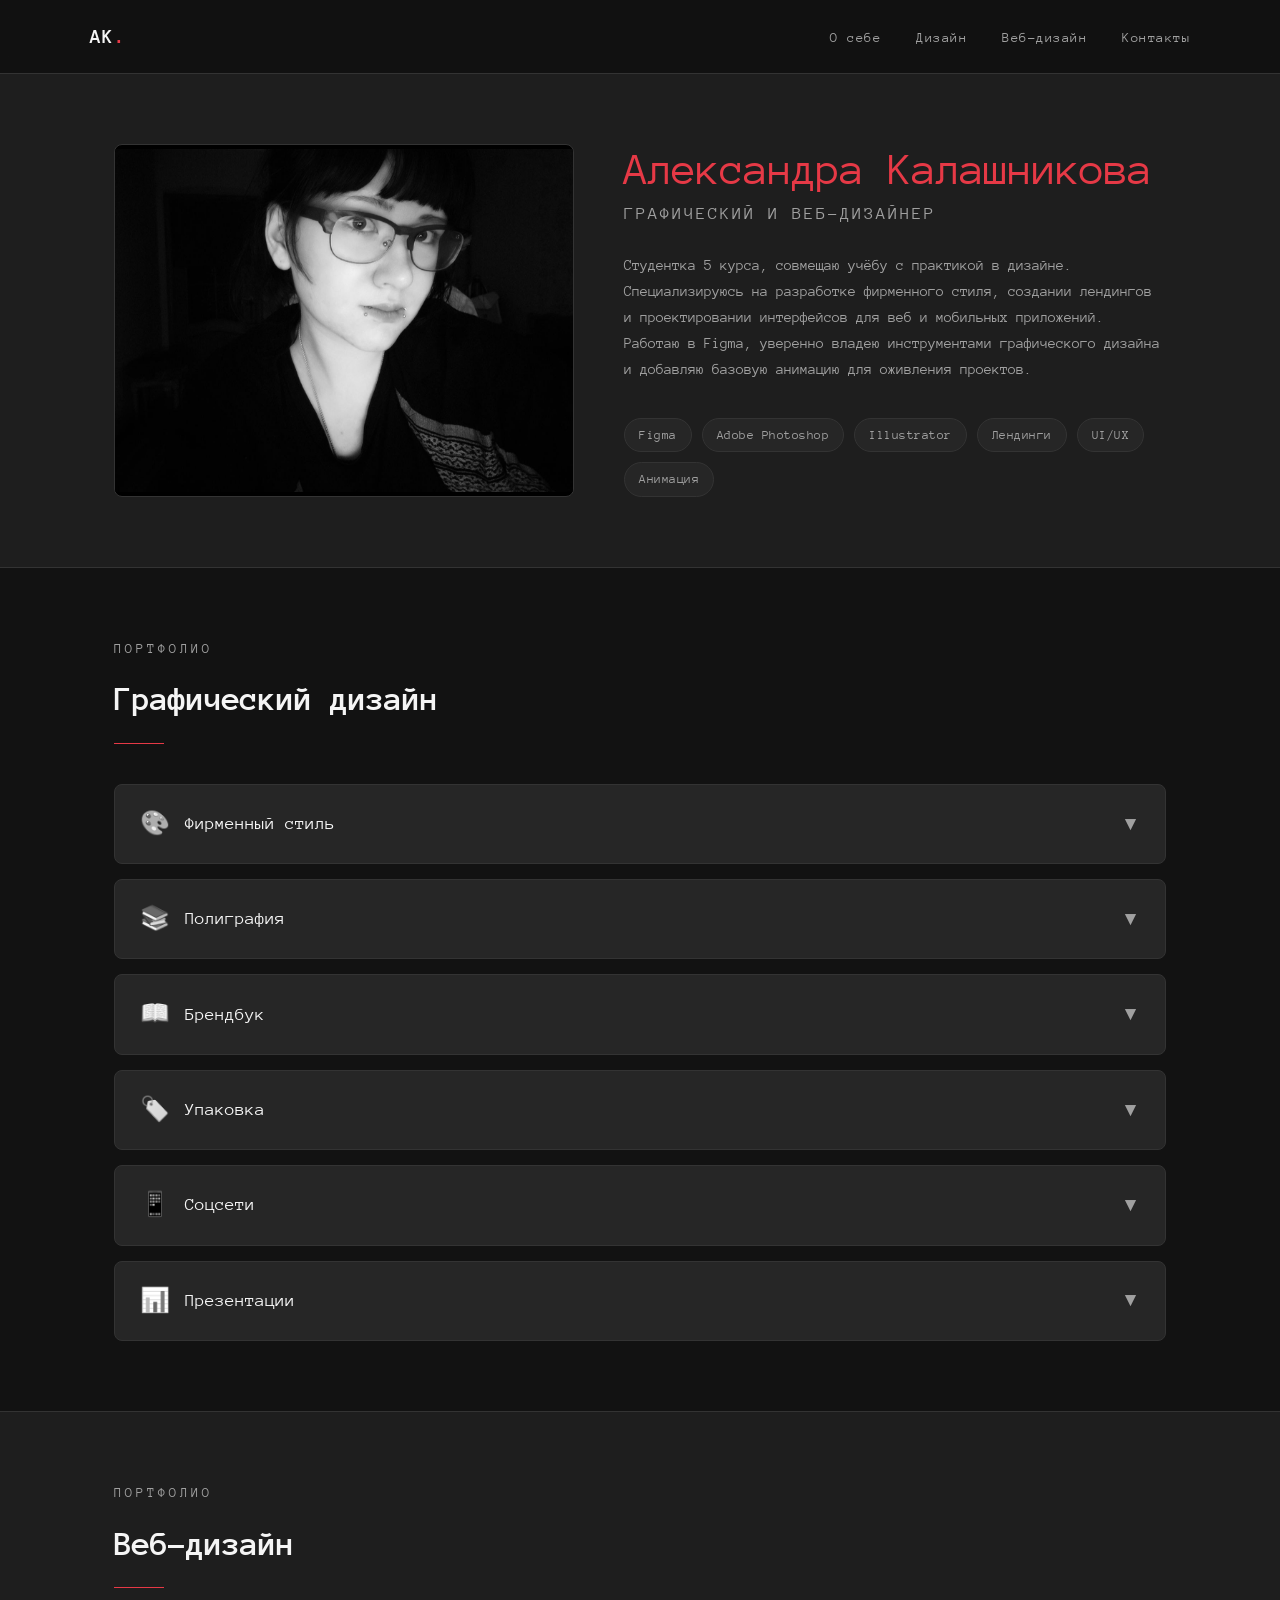
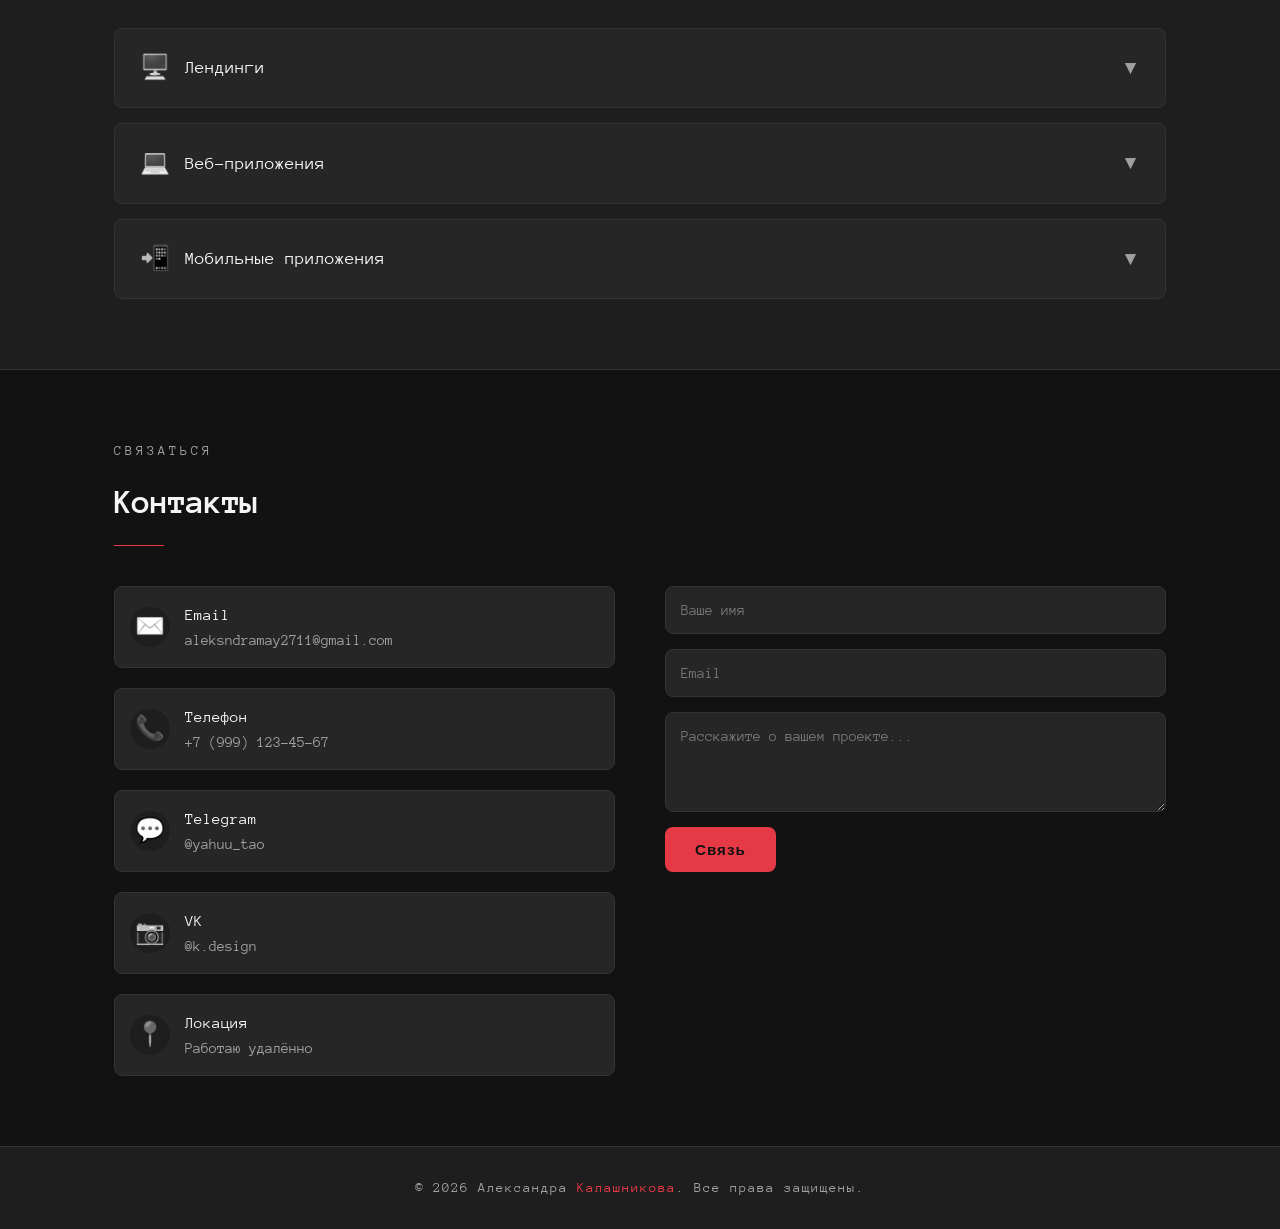
<file: task1/index.html>
﻿<!DOCTYPE html>
<html lang="ru">
<head>
    <meta charset="UTF-8">
    <meta name="viewport" content="width=device-width, initial-scale=1.0">
    <title>Александра Калашникова — Дизайнер</title>
    <link href="https://fonts.googleapis.com/css2?family=Anonymous+Pro:wght@400;700&display=swap" rel="stylesheet">
    <style>
        :root {
            --bg-main: #121212;
            --bg-secondary: #1E1E1E;
            --bg-card: #262626;
            --text-primary: #F5F5F5;
            --text-secondary: #A0A0A0;
            --accent: #E63946;
            --border: #333333;
            --radius: 8px;
            --transition: 0.3s ease;
        }

        * {
            margin: 0;
            padding: 0;
            box-sizing: border-box;
        }

        html {
            scroll-behavior: smooth;
        }

        body {
            font-family: 'Anonymous Pro', -apple-system, sans-serif;
            background-color: var(--bg-main);
            color: var(--text-primary);
            line-height: 1.6;
            -webkit-font-smoothing: antialiased;
        }

        .container {
            max-width: 1100px;
            margin: 0 auto;
            padding: 0 24px;
        }

        a {
            text-decoration: none;
            color: inherit;
            transition: var(--transition);
        }

        img {
            max-width: 100%;
            display: block;
        }

        section {
            padding: 70px 0;
        }

        .section-label {
            font-size: 0.85rem;
            text-transform: uppercase;
            letter-spacing: 3px;
            color: var(--text-secondary);
            margin-bottom: 12px;
            font-weight: 500;
        }

        .section-title {
            font-size: 2.2rem;
            font-weight: 700;
            letter-spacing: -1px;
            margin-bottom: 40px;
            color: var(--text-primary);
        }

            .section-title::after {
                content: '';
                display: block;
                width: 50px;
                height: 1px;
                background-color: var(--accent);
                margin-top: 15px;
            }

        header {
            background-color: rgba(18, 18, 18, 0.95);
            backdrop-filter: blur(10px);
            border-bottom: 1px solid var(--border);
            position: sticky;
            top: 0;
            z-index: 100;
        }

        .nav-container {
            display: flex;
            justify-content: space-between;
            align-items: center;
            padding: 20px 0;
        }

        .logo {
            font-size: 1.3rem;
            font-weight: 700;
            letter-spacing: 1px;
        }

            .logo span {
                color: var(--accent);
            }

        .nav-links {
            display: flex;
            gap: 35px;
            list-style: none;
        }

            .nav-links a {
                font-size: 0.9rem;
                color: var(--text-secondary);
                letter-spacing: 0.5px;
                position: relative;
            }

                .nav-links a::after {
                    content: '';
                    position: absolute;
                    bottom: -5px;
                    left: 0;
                    width: 0;
                    height: 1px;
                    background-color: var(--accent);
                    transition: var(--transition);
                }

                .nav-links a:hover {
                    color: var(--text-primary);
                }

                    .nav-links a:hover::after {
                        width: 100%;
                    }

        .profile-section {
            background-color: var(--bg-secondary);
            border-bottom: 1px solid var(--border);
        }

        .profile-grid {
            display: flex;
            gap: 50px;
            align-items: stretch; 
        }

        .profile-photo {
            width: 50%; 
            border-radius: var(--radius);
            overflow: hidden;
            background-color:black;
            position: relative;
            border: 1px solid var(--border);
            display: flex;
            align-items: center;
            justify-content: center;
            filter: grayscale(100%);
            transition: var(--transition);
        }

        .profile_photo_img {

            object-fit: cover;
        }

        .profile-info {
            padding-top: 0; 
            display: flex;
            flex-direction: column;
            justify-content: center; 
        }

        .profile-name {
            font-size: 2.9rem;
            font-weight: 300;
            letter-spacing: -1px;
            line-height: 1.1;
            margin-bottom: 5px;
            color: var(--accent);
        }

        .profile-title {
            font-size: 1.1rem;
            color: var(--text-secondary);
            letter-spacing: 2px;
            text-transform: uppercase;
            margin-bottom: 25px;
            font-weight: 400;
        }

        .profile-description {
            color: var(--text-secondary);
            max-width: 600px;
            margin-bottom: 20px;
            font-size: 0.95rem;
            line-height: 1.7;
        }

        .profile-tags {
            display: flex;
            flex-wrap: wrap;
            gap: 10px;
            margin-top: 15px;
        }

        .tag {
            padding: 6px 14px;
            background-color: var(--bg-card);
            border: 1px solid var(--border);
            border-radius: 20px;
            font-size: 0.8rem;
            color: var(--text-secondary);
            letter-spacing: 0.5px;
            transition: var(--transition);
        }

            .tag:hover {
                border-color: var(--accent);
                color: var(--accent);
            }

        .design-works {
            background-color: var(--bg-main);
        }

        .accordion-list {
            display: flex;
            flex-direction: column;
            gap: 15px;
        }

        .accordion-item {
            background-color: var(--bg-card);
            border: 1px solid var(--border);
            border-radius: var(--radius);
            overflow: hidden;
            transition: var(--transition);
        }

            .accordion-item:hover {
                border-color: var(--accent);
            }

        .accordion-header {
            display: flex;
            align-items: center;
            justify-content: space-between;
            padding: 20px 25px;
            cursor: pointer;
            transition: var(--transition);
            user-select: none;
        }

            .accordion-header:hover {
                background-color: rgba(255, 255, 255, 0.02);
            }

        .accordion-title {
            display: flex;
            align-items: center;
            gap: 15px;
        }

        .accordion-icon {
            font-size: 1.5rem;
            filter: grayscale(100%);
            width: 30px;
            text-align: center;
            transition: var(--transition);
        }

        .accordion-item.active .accordion-icon {
            filter: grayscale(0%);
        }

        .accordion-name {
            font-size: 1.1rem;
            font-weight: 500;
            color: var(--text-primary);
        }

        .accordion-arrow {
            font-size: 1.2rem;
            color: var(--text-secondary);
            transition: var(--transition);
        }

        .accordion-item.active .accordion-arrow {
            transform: rotate(180deg);
            color: var(--accent);
        }

        .accordion-content {
            max-height: 0;
            overflow: hidden;
            transition: max-height 0.5s ease;
        }

        .accordion-content-inner {
            padding: 0 25px 25px 70px;
        }

        .accordion-content p {
            color: var(--text-secondary);
            font-size: 0.95rem;
            line-height: 1.7;
            margin-bottom: 20px;
        }

        .work-details {
            display: flex;
            flex-wrap: wrap;
            gap: 10px;
            margin-bottom: 20px;
        }

        .work-detail-tag {
            padding: 4px 12px;
            background-color: var(--bg-secondary);
            border: 1px solid var(--border);
            border-radius: 15px;
            font-size: 0.75rem;
            color: var(--text-secondary);
            letter-spacing: 0.5px;
        }

        .work-gallery {
            display: grid;
            grid-template-columns: repeat(auto-fill, minmax(200px, 1fr));
            gap: 15px;
            margin-top: 20px;
        }

        .gallery-item {
            aspect-ratio: auto;
            border-radius: 6px;
            overflow: hidden;
            background: linear-gradient(135deg, #2a2a2a 0%, #1a1a1a 100%);
            display: flex;
            align-items: center;
            justify-content: center;
            font-size: 3rem;
            filter: grayscale(100%);
            transition: var(--transition);
            cursor: pointer;
            position: relative;
        }

            .gallery-item:hover {
                filter: grayscale(0%);
                transform: scale(1.02);
                border-color: var(--accent);
            }

            .gallery-item img {
                width: 100%;
                height: 100%;
                object-fit: cover;
                opacity: 0;
                transition: opacity 0.3s ease;
            }

                .gallery-item img.loaded {
                    opacity: 1;
                }

        .gallery-placeholder {
            position: absolute;
            inset: 0;
            display: flex;
            align-items: center;
            justify-content: center;
            font-size: 3rem;
            filter: grayscale(100%);
        }

        .web-works {
            background-color: var(--bg-secondary);
            border-top: 1px solid var(--border);
            border-bottom: 1px solid var(--border);
        }

        .contact-section {
            background-color: var(--bg-main);
        }

        .contact-grid {
            display: grid;
            grid-template-columns: 1fr 1fr;
            gap: 50px;
        }

        .contact-info {
            display: flex;
            flex-direction: column;
            gap: 20px;
        }

        .contact-item {
            display: flex;
            align-items: center;
            gap: 15px;
            padding: 15px;
            background-color: var(--bg-card);
            border: 1px solid var(--border);
            border-radius: var(--radius);
            transition: var(--transition);
        }

            .contact-item:hover {
                border-color: var(--accent);
                transform: translateX(5px);
            }

        .contact-icon {
            font-size: 1.5rem;
            width: 40px;
            height: 40px;
            display: flex;
            align-items: center;
            justify-content: center;
            background-color: var(--bg-secondary);
            border-radius: 50%;
            flex-shrink: 0;
            filter: grayscale(100%);
            transition: var(--transition);
        }

        .contact-item:hover .contact-icon {
            filter: grayscale(0%);
        }

        .contact-text {
            font-size: 0.95rem;
            color: var(--text-secondary);
        }

            .contact-text strong {
                display: block;
                color: var(--text-primary);
                font-weight: 500;
                font-size: 1rem;
            }

        .contact-form {
            display: flex;
            flex-direction: column;
            gap: 15px;
        }

            .contact-form input,
            .contact-form textarea {
                padding: 15px;
                background-color: var(--bg-card);
                border: 1px solid var(--border);
                border-radius: var(--radius);
                color: var(--text-primary);
                font-family: inherit;
                font-size: 0.95rem;
                transition: var(--transition);
            }

                .contact-form input:focus,
                .contact-form textarea:focus {
                    outline: none;
                    border-color: var(--accent);
                }

            .contact-form textarea {
                resize: vertical;
                min-height: 100px;
            }

        .btn-submit {
            padding: 14px 30px;
            background-color: var(--accent);
            color: var(--bg-main);
            border: none;
            border-radius: var(--radius);
            font-weight: 600;
            font-size: 0.95rem;
            cursor: pointer;
            letter-spacing: 1px;
            transition: var(--transition);
            align-self: flex-start;
        }

            .btn-submit:hover {
                background-color: var(--accent);
                transform: translateY(-2px);
                box-shadow: 0 10px 20px var(--accent);
            }

        footer {
            background-color: var(--bg-secondary);
            border-top: 1px solid var(--border);
            padding: 30px 0;
            text-align: center;
        }

        .footer-text {
            color: var(--text-secondary);
            font-size: 0.85rem;
            letter-spacing: 1px;
        }

            .footer-text span {
                color: var(--accent);
            }

        @media (max-width: 768px) {
            .nav-links {
                display: none;
            }

            .profile-grid {
                grid-template-columns: 1fr;
                text-align: center;
            }

            .profile-photo {
                margin: 0 auto;
                width: 200px;
                height: 200px;
                font-size: 5rem;
            }

            .profile-name {
                font-size: 2.2rem;
            }

            .profile-tags {
                justify-content: center;
            }

            .section-title {
                font-size: 1.8rem;
            }

            .contact-grid {
                grid-template-columns: 1fr;
            }

            .btn-submit {
                width: 100%;
            }

            .accordion-content-inner {
                padding-left: 25px;
            }

            .work-gallery {
                grid-template-columns: repeat(auto-fill, minmax(150px, 1fr));
            }
        }

        @media (max-width: 480px) {
            section {
                padding: 50px 0;
            }

            .profile-name {
                font-size: 1.8rem;
            }

            .profile-title {
                font-size: 0.9rem;
            }

            .accordion-header {
                padding: 15px 20px;
            }
        }
    </style>
</head>
<body>
    <header>
        <div class="container nav-container">
            <a href="#" class="logo">АК<span>.</span></a>
            <nav>
                <ul class="nav-links">
                    <li><a href="#profile">О себе</a></li>
                    <li><a href="#design">Дизайн</a></li>
                    <li><a href="#web">Веб-дизайн</a></li>
                    <li><a href="#contact">Контакты</a></li>
                </ul>
            </nav>
        </div>
    </header>

    <section class="profile-section" id="profile">
        <div class="container">
            <div class="profile-grid">
                <div class="profile-photo">
                    <span class="profile_photo_img">
                        <img src="images/1.jpg" alt="profile_photo_img">
                    </span>
                </div>
                <div class="profile-info">
                    <h1 class="profile-name">Александра <span>Калашникова</span></h1>
                    <p class="profile-title">Графический и веб-дизайнер</p>
                    <p class="profile-description">
                        Студентка 5 курса, совмещаю учёбу с практикой в дизайне.
                        Специализируюсь на разработке фирменного стиля, создании лендингов
                        и проектировании интерфейсов для веб и мобильных приложений.
                        Работаю в Figma, уверенно владею инструментами графического дизайна
                        и добавляю базовую анимацию для оживления проектов.
                    </p>
                    <div class="profile-tags">
                        <span class="tag">Figma</span>
                        <span class="tag">Adobe Photoshop</span>
                        <span class="tag">Illustrator</span>
                        <span class="tag">Лендинги</span>
                        <span class="tag">UI/UX</span>
                        <span class="tag">Анимация</span>
                    </div>
                </div>
            </div>
        </div>
    </section>


    <section class="design-works" id="design">
        <div class="container">
            <p class="section-label">Портфолио</p>
            <h2 class="section-title">Графический дизайн</h2>
            <div class="accordion-list">
                <div class="accordion-item">
                    <div class="accordion-header">
                        <div class="accordion-title">
                            <span class="accordion-icon">🎨</span>
                            <span class="accordion-name">Фирменный стиль</span>
                        </div>
                        <span class="accordion-arrow">▼</span>
                    </div>
                    <div class="accordion-content">
                        <div class="accordion-content-inner">
                            <p>Разработка айдентики для бренда: логотип, цветовая палитра, типографика, фирменные элементы.</p>
                            <div class="work-details">
                                <span class="work-detail-tag">Логотип</span>
                                <span class="work-detail-tag">Палитра</span>
                                <span class="work-detail-tag">Типографика</span>
                            </div>
                            <div class="work-gallery">
                                <div class="gallery-item">
                                    <span class="gallery-placeholder">🖼️</span>
                                    <img src="images/фирстиль1.jpg" alt="Фирменный стиль 1" loading="lazy">
                                </div>
                                <div class="gallery-item">
                                    <span class="gallery-placeholder">🖼️</span>
                                    <img src="images/фирстиль2.png" alt="Фирменный стиль 2" loading="lazy">
                                </div>
                                <div class="gallery-item">
                                    <span class="gallery-placeholder">🖼️</span>
                                    <img src="images/фирстиль31.jpg" alt="Фирменный стиль 3" loading="lazy">
                                </div>
                            </div>
                        </div>
                    </div>
                </div>

                <div class="accordion-item">
                    <div class="accordion-header">
                        <div class="accordion-title">
                            <span class="accordion-icon">📚</span>
                            <span class="accordion-name">Полиграфия</span>
                        </div>
                        <span class="accordion-arrow">▼</span>
                    </div>
                    <div class="accordion-content">
                        <div class="accordion-content-inner">
                            <p>Дизайн печатной продукции: визитки, буклеты, плакаты, каталоги. Подготовка к печати.</p>
                            <div class="work-details">
                                <span class="work-detail-tag">Визитки</span>
                                <span class="work-detail-tag">Буклеты</span>
                                <span class="work-detail-tag">Плакаты</span>
                            </div>
                            <div class="work-gallery">
                                <div class="gallery-item">
                                    <span class="gallery-placeholder">🖼️</span>
                                    <img src="images/визитка1.png" alt="Полиграфия 1" loading="lazy">
                                </div>
                                <div class="gallery-item">
                                    <span class="gallery-placeholder">🖼️</span>
                                    <img src="images/плакат1.jpg" alt="Полиграфия 2" loading="lazy">
                                </div>
                            </div>
                        </div>
                    </div>
                </div>

                <div class="accordion-item">
                    <div class="accordion-header">
                        <div class="accordion-title">
                            <span class="accordion-icon">📖</span>
                            <span class="accordion-name">Брендбук</span>
                        </div>
                        <span class="accordion-arrow">▼</span>
                    </div>
                    <div class="accordion-content">
                        <div class="accordion-content-inner">
                            <p>Руководство по использованию фирменного стиля: гайдлайны, носители, примеры применения.</p>
                            <div class="work-details">
                                <span class="work-detail-tag">Гайдлайны</span>
                                <span class="work-detail-tag">Носители</span>
                                <span class="work-detail-tag">Примеры</span>
                            </div>
                            <div class="work-gallery">
                                <div class="gallery-item">
                                    <span class="gallery-placeholder">🖼️</span>
                                    <img src="images/б1.jpg" alt="Брендбук 1" loading="lazy">
                                </div>
                                <div class="gallery-item">
                                    <span class="gallery-placeholder">🖼️</span>
                                    <img src="images/б2.jpg" alt="Брендбук 2" loading="lazy">
                                </div>
                                <div class="gallery-item">
                                    <span class="gallery-placeholder">🖼️</span>
                                    <img src="images/б3.jpg" alt="Брендбук 3" loading="lazy">
                                </div>
                            </div>
                        </div>
                    </div>
                </div>

                <div class="accordion-item">
                    <div class="accordion-header">
                        <div class="accordion-title">
                            <span class="accordion-icon">🏷️</span>
                            <span class="accordion-name">Упаковка</span>
                        </div>
                        <span class="accordion-arrow">▼</span>
                    </div>
                    <div class="accordion-content">
                        <div class="accordion-content-inner">
                            <p>Концепция упаковки продукта: дизайн, материалы, визуализация, подготовка к производству.</p>
                            <div class="work-details">
                                <span class="work-detail-tag">Дизайн</span>
                                <span class="work-detail-tag">Материалы</span>
                                <span class="work-detail-tag">Визуализация</span>
                            </div>
                            <div class="work-gallery">
                                <div class="gallery-item">
                                    <span class="gallery-placeholder">🖼️</span>
                                    <img src="images/уп1.png" alt="Упаковка 1" loading="lazy">
                                </div>

                            </div>
                        </div>
                    </div>
                </div>

                <div class="accordion-item">
                    <div class="accordion-header">
                        <div class="accordion-title">
                            <span class="accordion-icon">📱</span>
                            <span class="accordion-name">Соцсети</span>
                        </div>
                        <span class="accordion-arrow">▼</span>
                    </div>
                    <div class="accordion-content">
                        <div class="accordion-content-inner">
                            <p>Оформление социальных сетей: шаблоны постов, обложки, сторис, визуальная концепция.</p>
                            <div class="work-details">
                                <span class="work-detail-tag">Шаблоны</span>
                                <span class="work-detail-tag">Обложки</span>
                                <span class="work-detail-tag">Сторис</span>
                            </div>
                            <div class="work-gallery">
                                <div class="gallery-item">
                                    <span class="gallery-placeholder">🖼️</span>
                                    <img src="images/соц1.jpg" alt="Соцсети 1" loading="lazy">
                                </div>
                            </div>
                        </div>
                    </div>
                </div>

                <div class="accordion-item">
                    <div class="accordion-header">
                        <div class="accordion-title">
                            <span class="accordion-icon">📊</span>
                            <span class="accordion-name">Презентации</span>
                        </div>
                        <span class="accordion-arrow">▼</span>
                    </div>
                    <div class="accordion-content">
                        <div class="accordion-content-inner">
                            <p>Дизайн презентаций и питч-деков: структура, визуальная подача, инфографика.</p>
                            <div class="work-details">
                                <span class="work-detail-tag">Структура</span>
                                <span class="work-detail-tag">Подача</span>
                                <span class="work-detail-tag">Инфографика</span>
                            </div>
                            <div class="work-gallery">
                                <div class="gallery-item">
                                    <span class="gallery-placeholder">🖼️</span>
                                    <img src="images/п1.png" alt="Презентации 1" loading="lazy">
                                </div>
                                <div class="gallery-item">
                                    <span class="gallery-placeholder">🖼️</span>
                                    <img src="images/п2.png" alt="Презентации 2" loading="lazy">
                                </div>
                            </div>
                        </div>
                    </div>
                </div>
            </div>
        </div>
</section>
    <section class="web-works" id="web">
        <div class="container">
            <p class="section-label">Портфолио</p>
            <h2 class="section-title">Веб-дизайн</h2>
            <div class="accordion-list">
                <div class="accordion-item">
                    <div class="accordion-header">
                        <div class="accordion-title">
                            <span class="accordion-icon">🖥️</span>
                            <span class="accordion-name">Лендинги</span>
                        </div>
                        <span class="accordion-arrow">▼</span>
                    </div>
                    <div class="accordion-content">
                        <div class="accordion-content-inner">
                            <p>Посадочные страницы с базовой анимацией, адаптивным дизайном и продающей структурой.</p>
                            <div class="work-details">
                                <span class="work-detail-tag">Анимация</span>
                                <span class="work-detail-tag">Адаптив</span>
                                <span class="work-detail-tag">Продающая структура</span>
                            </div>
                            <div class="work-gallery">
                                <div class="gallery-item">
                                    <span class="gallery-placeholder">🖼️</span>
                                    <img src="images/лэнд1.png" alt="Лендинг 1" loading="lazy">
                                </div>
                                <div class="gallery-item">
                                    <span class="gallery-placeholder">🖼️</span>
                                    <img src="images/лэнд2.png" alt="Лендинг 2" loading="lazy">
                                </div>
                            </div>
                        </div>
                    </div>
                </div>

                <div class="accordion-item">
                    <div class="accordion-header">
                        <div class="accordion-title">
                            <span class="accordion-icon">💻</span>
                            <span class="accordion-name">Веб-приложения</span>
                        </div>
                        <span class="accordion-arrow">▼</span>
                    </div>
                    <div class="accordion-content">
                        <div class="accordion-content-inner">
                            <p>Интерфейсы веб-сервисов: дизайн в Figma, прототипирование, UI-кит, компоненты.</p>
                            <div class="work-details">
                                <span class="work-detail-tag">Figma</span>
                                <span class="work-detail-tag">Прототипы</span>
                                <span class="work-detail-tag">UI-кит</span>
                            </div>
                            <div class="work-gallery">
                                <div class="gallery-item">
                                    <span class="gallery-placeholder">🖼️</span>
                                    <img src="images/веб1.png" alt="Веб-приложение 1" loading="lazy">
                                </div>
                                <div class="gallery-item">
                                    <span class="gallery-placeholder">🖼️</span>
                                    <img src="images/веб2.png" alt="Веб-приложение 2" loading="lazy">
                                </div>
                            </div>
                        </div>
                    </div>
                </div>

                <div class="accordion-item">
                    <div class="accordion-header">
                        <div class="accordion-title">
                            <span class="accordion-icon">📲</span>
                            <span class="accordion-name">Мобильные приложения</span>
                        </div>
                        <span class="accordion-arrow">▼</span>
                    </div>
                    <div class="accordion-content">
                        <div class="accordion-content-inner">
                            <p>Дизайн мобильных приложений: экраны, навигация, компоненты, иконки, интерактивные прототипы.</p>
                            <div class="work-details">
                                <span class="work-detail-tag">Экраны</span>
                                <span class="work-detail-tag">Навигация</span>
                                <span class="work-detail-tag">Компоненты</span>
                            </div>
                            <div class="work-gallery">
                                <div class="gallery-item">
                                    <span class="gallery-placeholder">🖼️</span>
                                    <img src="images/фрейм 3.png" alt="Мобильное приложение 1" loading="lazy">
                                </div>
                                <div class="gallery-item">
                                    <span class="gallery-placeholder">🖼️</span>
                                    <img src="images/прило2.png" alt="Мобильное приложение 2" loading="lazy">
                                </div>
                                <div class="gallery-item">
                                    <span class="gallery-placeholder">🖼️</span>
                                    <img src="images/прило3.png" alt="Мобильное приложение 3" loading="lazy">
                                </div>
                            </div>
                        </div>
                    </div>
                </div>
            </div>
        </div>
    </section>

    <section class="contact-section" id="contact">
        <div class="container">
            <p class="section-label">Связаться</p>
            <h2 class="section-title">Контакты</h2>
            <div class="contact-grid">
                <div class="contact-info">
                    <div class="contact-item">
                        <div class="contact-icon">✉️</div>
                        <div class="contact-text">
                            <strong>Email</strong>
                            aleksndramay2711@gmail.com
                        </div>
                    </div>
                    <div class="contact-item">
                        <div class="contact-icon">📞</div>
                        <div class="contact-text">
                            <strong>Телефон</strong>
                            +7 (999) 123-45-67
                        </div>
                    </div>
                    <div class="contact-item">
                        <div class="contact-icon">💬</div>
                        <div class="contact-text">
                            <strong>Telegram</strong>
                            @yahuu_tao
                        </div>
                    </div>
                    <div class="contact-item">
                        <div class="contact-icon">📷</div>
                        <div class="contact-text">
                            <strong>VK</strong>
                            @k.design
                        </div>
                    </div>
                    <div class="contact-item">
                        <div class="contact-icon">📍</div>
                        <div class="contact-text">
                            <strong>Локация</strong>
                            Работаю удалённо
                        </div>
                    </div>
                </div>
                <form class="contact-form" id="contactForm">
                    <input type="text" placeholder="Ваше имя" required>
                    <input type="email" placeholder="Email" required>
                    <textarea placeholder="Расскажите о вашем проекте..." required></textarea>
                    <button type="submit" class="btn-submit">Связь</button>
                </form>
            </div>
        </div>
    </section>

    <footer>
        <div class="container">
            <p class="footer-text">© 2026 Александра <span>Калашникова</span>. Все права защищены.</p>
        </div>
    </footer>

    <script>
        const accordionHeaders = document.querySelectorAll('.accordion-header');

        accordionHeaders.forEach(header => {
            header.addEventListener('click', function () {
                const item = this.parentElement;
                const content = this.nextElementSibling;

                document.querySelectorAll('.accordion-item').forEach(otherItem => {
                    if (otherItem !== item && otherItem.classList.contains('active')) {
                        otherItem.classList.remove('active');
                        otherItem.querySelector('.accordion-content').style.maxHeight = '0';
                    }
                });

                item.classList.toggle('active');

                if (item.classList.contains('active')) {
                    content.style.maxHeight = content.scrollHeight + 'px';

                    const images = content.querySelectorAll('img');
                    images.forEach(img => {
                        if (!img.classList.contains('loaded')) {
                            const markLoaded = () => {
                                img.classList.add('loaded');
                                if (img.previousElementSibling) {
                                    img.previousElementSibling.style.display = 'none';
                                }
                                content.style.maxHeight = content.scrollHeight + 'px';
                            };
                            if (img.complete) {
                                markLoaded();
                            } else {
                                img.addEventListener('load', markLoaded, { once: true });
                            }
                        }
                    });
                    setTimeout(() => {
                        if (item.classList.contains('active')) {
                            content.style.maxHeight = content.scrollHeight + 'px';
                        }
                    }, 400);
                } else {
                    content.style.maxHeight = '0';
                }
            });
        });
    </script>
</body>
</html>
</file>
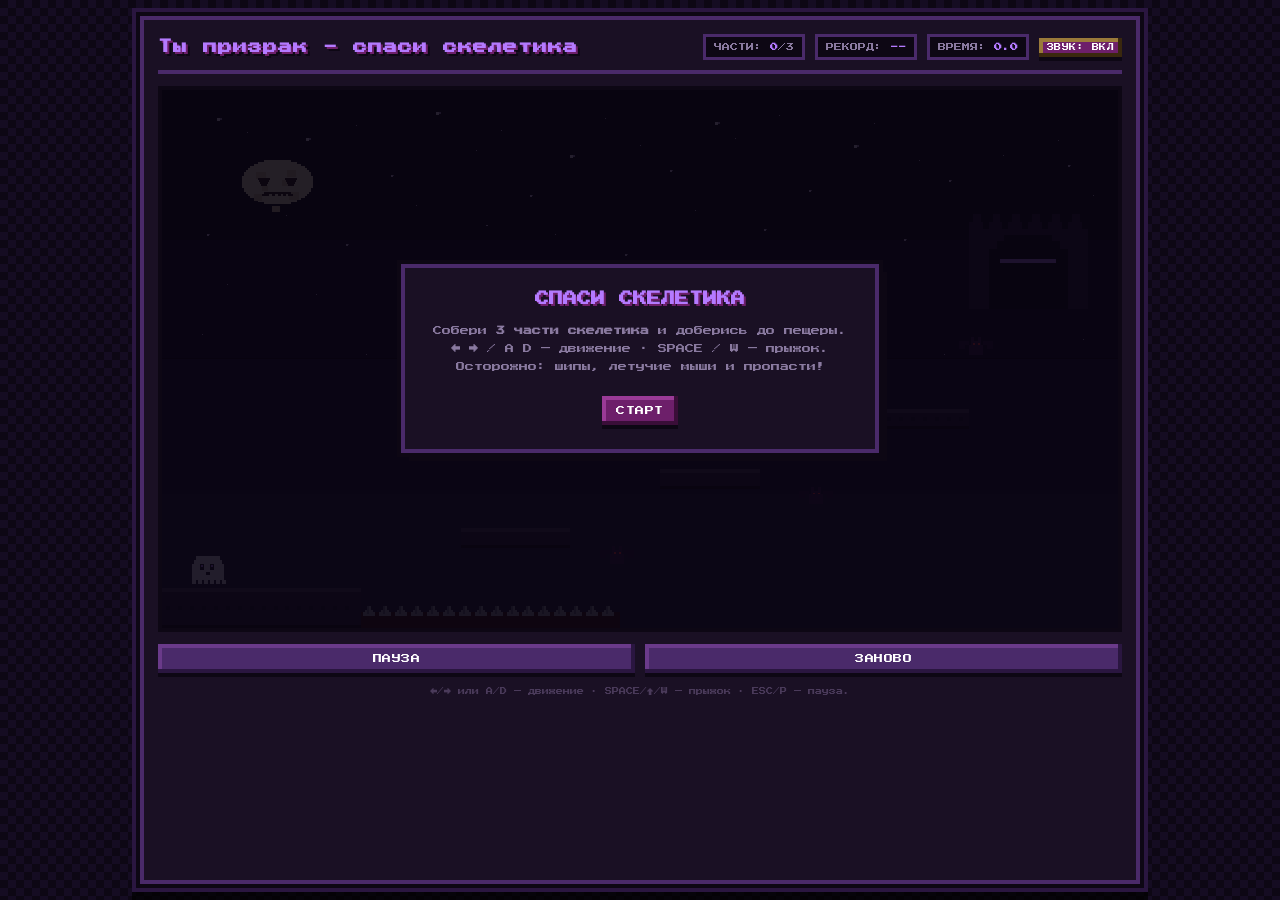
<file: task3/index.html>
﻿<!DOCTYPE html>
<html lang="ru">
<head>
    <meta charset="UTF-8" />
    <meta name="viewport" content="width=device-width, initial-scale=1.0, user-scalable=no" />
    <title>ПРИЗРАК И СКЕЛЕТИК игра к Хэллоуину</title>
    <link rel="stylesheet" href="style.css" />
</head>
<body>
    <div id="game-wrap">
        <header>
            <h1>Ты призрак - спаси скелетика</h1>
            <div id="hud">
                <span class="hud-item">ЧАСТИ: <b id="score">0</b>/3</span>
                <span class="hud-item">РЕКОРД: <b id="record">--</b></span>
                <span class="hud-item">ВРЕМЯ: <b id="timer">0.0</b></span>
                <button id="sound-btn" class="pix-btn small">ЗВУК: ВКЛ</button>
            </div>
        </header>

        <div id="canvas-wrap">
            <canvas id="game" width="960" height="540"></canvas>

            <div id="overlay" class="overlay">
                <div class="panel">
                    <h2 id="overlay-title">СПАСИ СКЕЛЕТИКА</h2>
                    <p id="overlay-text">
                        Собери 3 части скелетика и доберись до пещеры.<br>
                        ← → или A D — движение, SPACE / W — прыжок.<br>
                        Осторожно: шипы, летучие мыши и пропасти!
                    </p>
                    <button id="start-btn" class="pix-btn">СТАРТ</button>
                </div>
            </div>
        </div>

        <div id="controls">
            <button id="btn-left" class="ctrl pix-btn">ЛЕВО</button>
            <button id="btn-jump" class="ctrl pix-btn">ПРЫЖОК</button>
            <button id="btn-right" class="ctrl pix-btn">ПРАВО</button>
        </div>

        <div id="game-buttons">
            <button id="pause-btn" class="pix-btn">ПАУЗА</button>
            <button id="restart-btn" class="pix-btn">ЗАНОВО</button>
        </div>

        <p class="hint">
            ←/→ или A/D — движение · SPACE/↑/W — прыжок ·
            ESC/P — пауза. 
        </p>
    </div>

    <script type="module" src="main.js"></script>
</body>
</html>
</file>
<file: task3/style.css>
﻿@import url('https://fonts.googleapis.com/css2?family=Press+Start+2P&display=swap');

* {
    box-sizing: border-box;
}

html, body {
    margin: 0;
    padding: 0;
    background: #0d0714;
    color: #c8b8d8;
    font-family: 'Press Start 2P', 'Courier New', monospace;
    -webkit-font-smoothing: none;
    font-smooth: never;
}

body {
    min-height: 100vh;
    display: flex;
    justify-content: center;
    padding: 16px;
    background-image: linear-gradient(45deg, #150c22 25%, transparent 25%), linear-gradient(-45deg, #150c22 25%, transparent 25%), linear-gradient(45deg, transparent 75%, #150c22 75%), linear-gradient(-45deg, transparent 75%, #150c22 75%);
    background-size: 16px 16px;
    background-position: 0 0, 0 8px, 8px -8px, -8px 0;
    background-color: #0d0714;
}

#game-wrap {
    width: 100%;
    max-width: 1000px;
    background: #1a1024;
    padding: 14px;
    border: 4px solid #4a2a6a;
    box-shadow: 0 0 0 4px #0d0714, 0 0 0 8px #2a1640, 0 12px 0 8px rgba(0,0,0,.7);
}

header {
    display: flex;
    flex-wrap: wrap;
    align-items: center;
    justify-content: space-between;
    gap: 10px;
    margin-bottom: 12px;
    padding-bottom: 10px;
    border-bottom: 4px solid #4a2a6a;
}

h1 {
    font-size: 14px;
    margin: 0;
    color: #b47aff;
    text-shadow: 2px 2px 0 #6d1f6a, 4px 4px 0 #0d0714;
    letter-spacing: 1px;
}

#hud {
    display: flex;
    flex-wrap: wrap;
    gap: 10px;
    align-items: center;
    font-size: 8px;
}

.hud-item {
    background: #0d0714;
    padding: 6px 8px;
    border: 3px solid #4a2a6a;
    color: #8a7aa0;
}

    .hud-item b {
        color: #b47aff;
    }

.pix-btn {
    font-family: inherit;
    font-size: 9px;
    color: #ffffff;
    background: #6d1f6a;
    border: none;
    padding: 10px 14px;
    cursor: pointer;
    position: relative;
    box-shadow: inset -4px -4px 0 0 #3a0e38, inset 4px 4px 0 0 #9a3a96, 0 4px 0 0 #0d0714;
    transition: transform .06s, box-shadow .06s;
    letter-spacing: .5px;
}

    .pix-btn:hover {
        filter: brightness(1.12);
    }

    .pix-btn:active {
        transform: translateY(3px);
        box-shadow: inset -4px -4px 0 0 #3a0e38, inset 4px 4px 0 0 #9a3a96, 0 1px 0 0 #0d0714;
    }

    .pix-btn.small {
        font-size: 7px;
        padding: 6px 8px;
    }

#sound-btn {
    background: #6a4a1a;
    box-shadow: inset -4px -4px 0 0 #3a280e, inset 4px 4px 0 0 #9a7a3a, 0 4px 0 0 #0d0714;
}

#canvas-wrap {
    position: relative;
    border: 4px solid #0d0714;
    background: #0a0510;
}

canvas {
    width: 100%;
    height: auto;
    display: block;
    image-rendering: pixelated;
    image-rendering: crisp-edges;
    touch-action: none;
}

.overlay {
    position: absolute;
    inset: 0;
    background: rgba(8, 4, 16, 0.88);
    display: flex;
    align-items: center;
    justify-content: center;
    padding: 20px;
    transition: opacity .15s;
}

    .overlay.hidden {
        display: none;
    }

.panel {
    background: #1a1024;
    padding: 24px 28px;
    border: 4px solid #4a2a6a;
    box-shadow: 0 0 0 4px #0d0714, 8px 8px 0 0 #0d0714;
    text-align: center;
    max-width: 540px;
}

    .panel h2 {
        margin: 0 0 16px;
        font-size: 14px;
        color: #b47aff;
        text-shadow: 2px 2px 0 #6d1f6a;
    }

    .panel p {
        margin: 0 0 20px;
        font-size: 9px;
        line-height: 2;
        color: #8a7aa0;
    }

#controls {
    display: none;
    gap: 8px;
    margin-top: 12px;
}

.ctrl {
    flex: 1;
    padding: 20px 0;
    font-size: 9px;
    background: #2a1640;
    box-shadow: inset -4px -4px 0 0 #150c22, inset 4px 4px 0 0 #4a2a6a, 0 4px 0 0 #0d0714;
    touch-action: none;
    user-select: none;
}

    .ctrl:active {
        transform: translateY(3px);
        box-shadow: inset -4px -4px 0 0 #150c22, inset 4px 4px 0 0 #4a2a6a, 0 1px 0 0 #0d0714;
    }

#game-buttons {
    display: flex;
    gap: 10px;
    margin-top: 12px;
}

    #game-buttons button {
        flex: 1;
        background: #4a2a6a;
        box-shadow: inset -4px -4px 0 0 #2a1640, inset 4px 4px 0 0 #6a3a8a, 0 4px 0 0 #0d0714;
    }

.hint {
    font-size: 7px;
    color: #4a3a5a;
    margin: 12px 0 0;
    text-align: center;
    line-height: 1.9;
}

@media (max-width: 900px), (hover: none) and (pointer: coarse) {
    #controls {
        display: flex;
    }

    .hint {
        display: none;
    }
}
</file>
